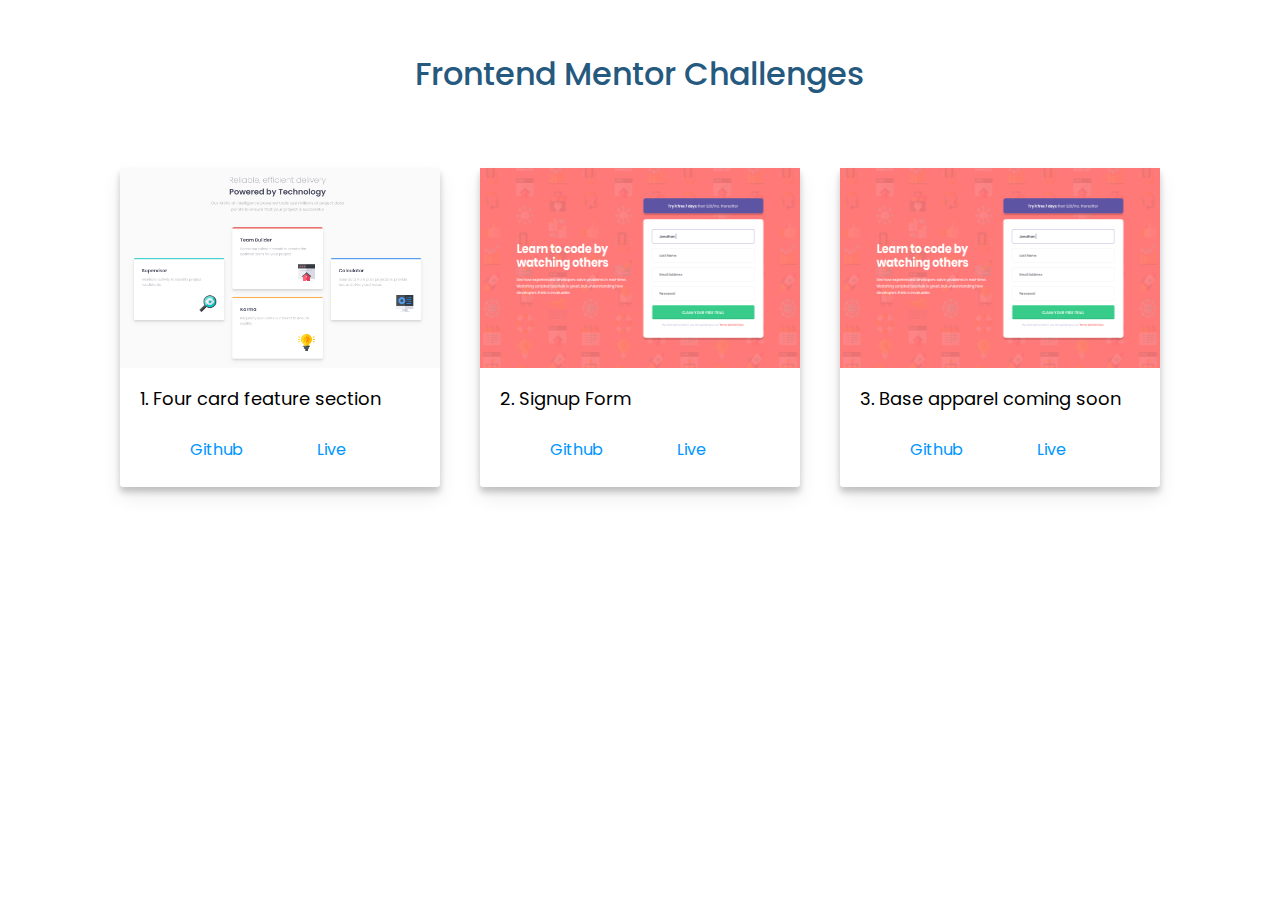
<file: index.html>
<!DOCTYPE html>
<html lang="en">
<head>
     <meta charset="UTF-8">
     <meta http-equiv="X-UA-Compatible" content="IE=edge">
     <meta name="viewport" content="width=device-width, initial-scale=1.0">
     <link rel="stylesheet" href="./stye.css">
     <title>Frontend Mentor Challenges</title>
</head>
<body>
     <header>
          <h1> Frontend Mentor Challenges </h1>
     </header>
     <div class="container">
          <div class="box">
               <img src="./four-card-feature-section/design/Screenshot.png" alt="four-card-feature-section">
               <h2>1. Four card feature section</h2>
               <div class="source-links">
                    <a href="https://github.com/meet-bariya/frontend-mentor-challenges/tree/main/four-card-feature-section">Github</a>
                    <a href="./four-card-feature-section/">Live</a>
               </div>
          </div>
          <div class="box">
               <img src="./signup-form/design/desktop-design.jpg" alt="signup-form">
               <h2>2. Signup Form</h2>
               <div class="source-links">
                    <a href="https://github.com/meet-bariya/frontend-mentor-challenges/tree/main/signup-form">Github</a>
                    <a href="./signup-form/">Live</a>
               </div>
          </div>
          <div class="box">
               <img src="./signup-form/design/desktop-design.jpg" alt="signup-form">
               <h2>3. Base apparel coming soon</h2>
               <div class="source-links">
                    <a href="https://github.com/meet-bariya/frontend-mentor-challenges/tree/main/base-apparel-coming-soon">Github</a>
                    <a href="./base-apparel-coming-soon/">Live</a>
               </div>
          </div>
     </div>
</body>
</html>
</file>
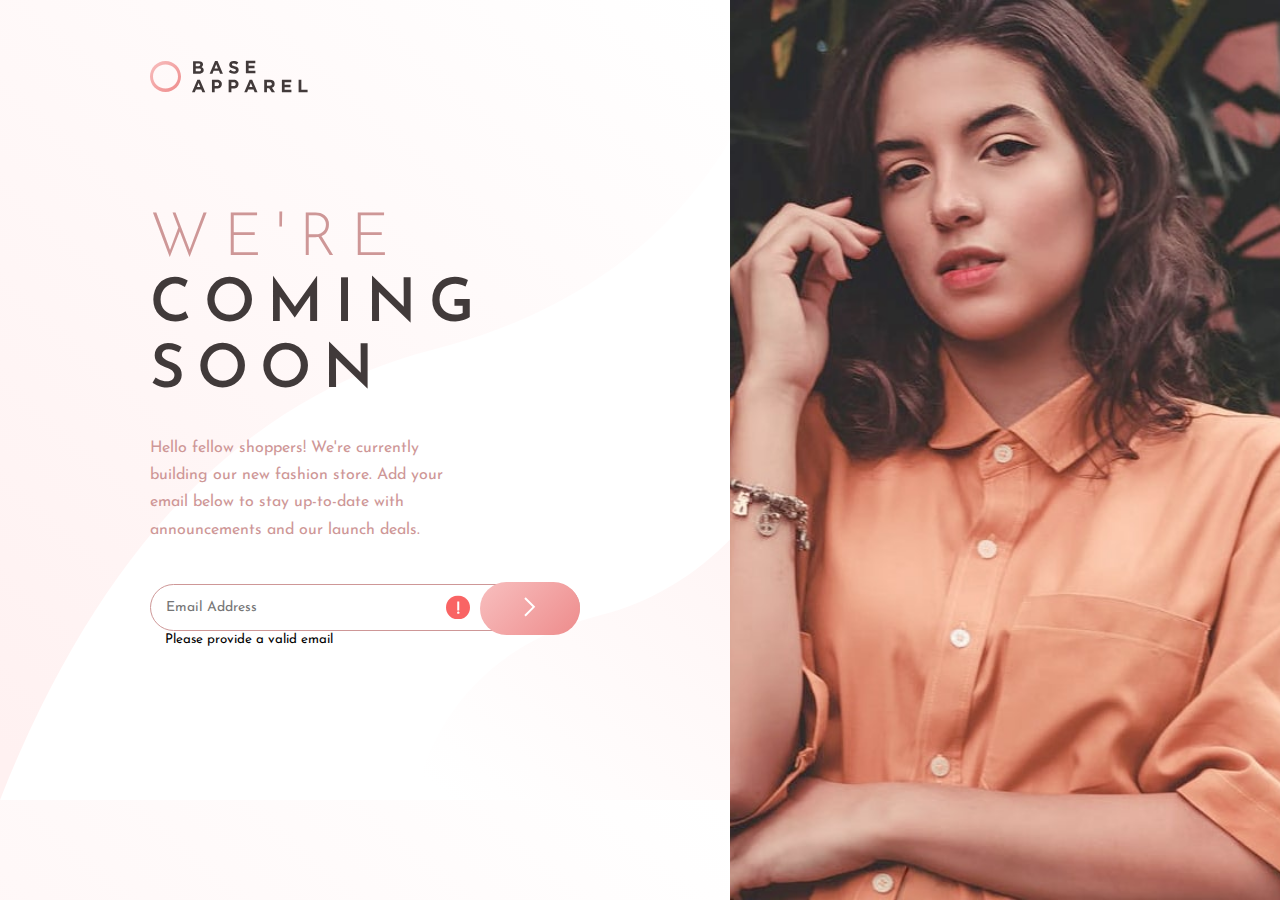
<file: base-apparel-coming-soon/index.html>
<!DOCTYPE html>
<html lang="en">
<head>
  <meta charset="UTF-8">
  <meta name="viewport" content="width=device-width, initial-scale=1.0"> <!-- displays site properly based on user's device -->

  <link rel="icon" type="image/png" sizes="32x32" href="./images/favicon-32x32.png">
  <link rel="stylesheet" href="style.css">
  <title>Frontend Mentor | Base Apparel coming soon page</title>

</head>
<body>
  <div class="container">
    <div class="left">
		<img class="logo" src="./images/logo.svg" alt="logo">
		<div class="content">
			<h1><span>We're<br /></span>coming <br />soon</h1>
			<p>Hello fellow shoppers! We're currently building our new fashion store. Add your email below to stay up-to-date with announcements and our launch deals.					</p>
			<form>
				<input type="email" placeholder="Email Address">
				<img class="error-icon" src="./images/icon-error.svg" alt="error">
				<button><img src="./images/icon-arrow.svg" alt="arrow" ></button>  
				<small>Please provide a valid email</small>				
			</form>
		</div>
    </div>
    <div class="right bg-image"></div>
  </div>
</body>
</html>
</file>
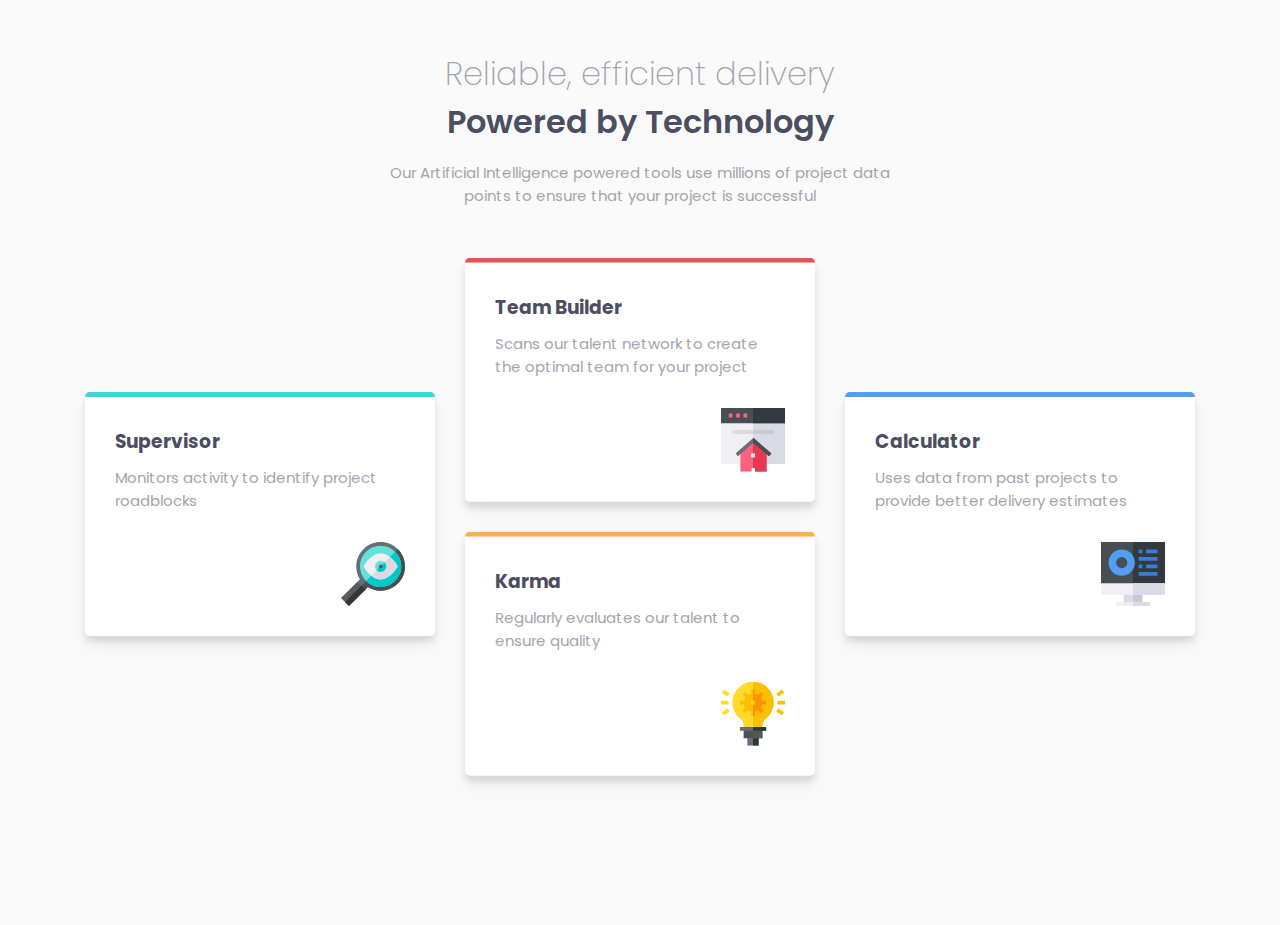
<file: four-card-feature-section/index.html>
<!DOCTYPE html>
<html lang="en">
<head>
  <meta charset="UTF-8">
  <meta name="viewport" content="width=device-width, initial-scale=1.0"> <!-- displays site properly based on user's device -->
  <link rel="icon" type="image/png" sizes="32x32" href="./images/favicon-32x32.png">
  <title>Frontend Mentor | Four card feature section</title>
  <link rel="stylesheet" href="./style.css">
</head>
<body>
    <header>
      <h1>
        Reliable, efficient delivery <span>Powered by Technology</span>
      </h1>
      <p> Our Artificial Intelligence powered tools use millions of project data points to ensure that your project is successful </p>
    </header>
    <div class="container">
    <div class="box box-border-cyan">
      <h3>Supervisor</h3>
      <p> Monitors activity to identify project roadblocks</p>
      <img src="./images/icon-supervisor.svg" alt="Superwisor"/>
    </div>
    <div class="box box-border-red box-push">
      <h3>Team Builder</h3>
      <p>Scans our talent network to create the optimal team for your project</p>
      <img src="./images/icon-team-builder.svg" alt="Team Builder"/>
    </div>
    <div class="box box-border-blue">
      <h3>Calculator</h3>
      <p>Uses data from past projects to provide better delivery estimates</p>
      <img src="./images/icon-calculator.svg" alt="Calculator"/>
    </div>
    <div class="box box-border-orange box-push">
      <h3>Karma</h3>
      <p>Regularly evaluates our talent to ensure quality</p>
      <img src="./images/icon-karma.svg" alt="Karma"/>
    </div>
</div>
</body>
</html>
</file>
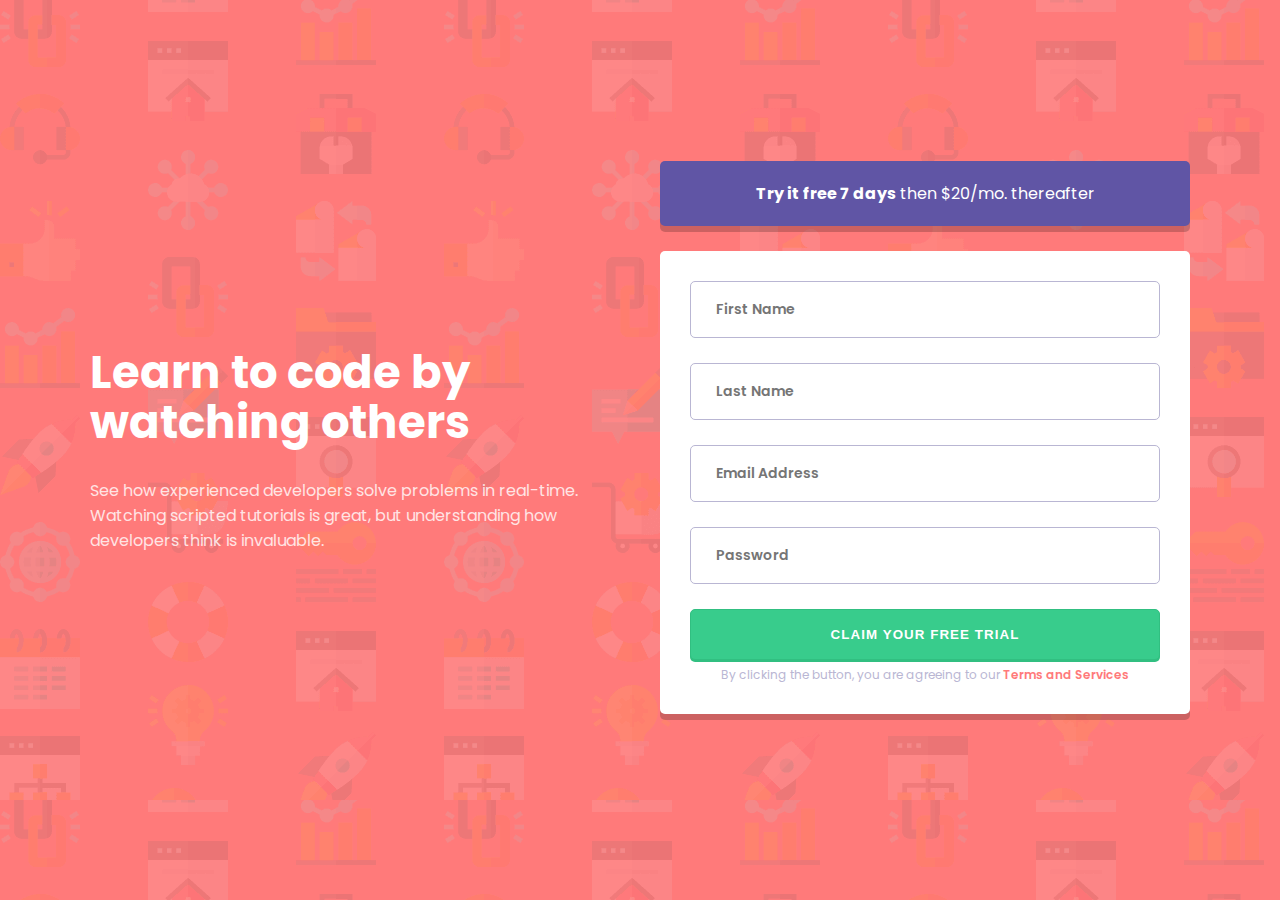
<file: signup-form/index.html>
<!DOCTYPE html>
<html lang="en">
<head>
  <meta charset="UTF-8">
  <meta name="viewport" content="width=device-width, initial-scale=1.0"> <!-- displays site properly based on user's device -->

  <link rel="icon" type="image/png" sizes="32x32" href="./images/favicon-32x32.png">
  
  <title>Frontend Mentor | Intro component with sign up form</title>
  <link rel="stylesheet" href="./style.css" >
</head>
<body>
<div class="container">
    <div>
		<h1> Learn to code by watching others </h1>
		<p>
  			See how experienced developers solve problems in real-time. Watching scripted tutorials is great, 
  			but understanding how developers think is invaluable.
		</p> 
    </div>
    <div>
		<div class="box box-blue">
			<strong>Try it free 7 days</strong> then $20/mo. thereafter
		</div>
		<form class="box" id="form">
			<div class="form-control">
				<input type="text" placeholder="First Name" id="fname">
				<small></small>
				<img src="./images/icon-error.svg" alt="error-icon" >
			</div>
			<div class="form-control">
				<input type="text" placeholder="Last Name" id="lname">
				<small></small>
				<img src="./images/icon-error.svg" alt="error-icon" >
			</div>
			<div class="form-control">
				<input type="email" placeholder="Email Address" id="email">
				<small></small>
				<img src="./images/icon-error.svg" alt="error-icon" >
			</div>
			<div class="form-control">
				<input type="password" placeholder="Password" id="password">
				<small></small>
				<img src="./images/icon-error.svg" alt="error-icon" >
			</div>
			<button>Claim your free trial</button>
			<small>By clicking the button, you are agreeing to our <a href="#">Terms and Services</a></small>
		</form>	
		</div>
    </div>
</div>
<script src="script.js" />
</body>
</html>
</file>
<file: stye.css>
@import url('https://fonts.googleapis.com/css2?family=Poppins:wght@200;400;500;600&display=swap');

*{
     padding: 0;
     margin: 0;
     box-sizing: border-box;
}

body{
     font-size: 16px;
     background-color: #fff;
     font-family: 'Poppins', sans-serif;
     
}

header{
     margin: 50px;
     text-align: center;
     color:rgb(37, 89, 126);
}

header h1{
     font-weight: 500;
}

.container{
     display: flex;
     flex-wrap: wrap;
     justify-content: center;
}

.box{
     width: 320px;
     margin: 20px;
     box-shadow: 0 10px 20px rgba(0, 0, 5, 0.08), 0 5px 6px rgba(0, 0, 0, 0.2) ;
     border-radius: 3px;
     background-color: #fff;
}

.box img{
     width: 100%;
     border-radius: 0px 0px 0 0;
     height: 200px;
}

.box h2{
     font-size: 18px;
     font-weight: 400;
     margin: 10px 20px;
}

a{
     margin-left: 70px;
     text-decoration: none;
     color: rgba(0, 150, 255);
}

.source-links{
     display: inline-block;
     margin: 15px 0 25px 0;
}
</file>
<file: base-apparel-coming-soon/style.css>
@import url('https://fonts.googleapis.com/css2?family=Josefin+Sans:wght@300;400;600&display=swap');
:root{
    --Desaturated-Red: hsl(0, 36%, 70%);
    --Soft-Red: hsl(0, 93%, 68%);
    --Dark-Grayish-Red: hsl(0, 6%, 24%);
}

*{
    margin: 0;
    padding: 0;
    box-sizing: border-box;
}

body{
    font-family: 'Josefin Sans', sans-serif;
    background-image: url('./images/bg-pattern-desktop.svg');
}

.container{
    display: flex;
    min-height: 100vh;
}

.left{
    width: 57%;
    padding: 0 40px;
    align-items: center;
    justify-content: center;
}

.content{
    margin: 110px;
    max-width: 700px;
}

.right{
    width: 43%;
}

.bg-image{
    background-image: url('./images/hero-desktop.jpg');
    background-size: cover;
    background-position: center center;
}

.logo{
    margin:60px 110px 0 ; 
}

h1{
    text-transform: uppercase;
    color: var(--Dark-Grayish-Red);
    font-weight: 600;
    font-size: 60px;
    line-height: 1.1;
    letter-spacing:12px;
}

h1 span{
    color: var(--Desaturated-Red);
    font-weight: 300;
    letter-spacing:14px;
}

p{
    color: var(--Desaturated-Red);
    padding: 30px 80px 0 0px;
    margin-right: 50px;
    margin-bottom: 40px;
    line-height: 1.7;
    font-size: 16px;
}

input{
    padding: 15px;
    font-size: 14px;
    border-radius: 50px;
    border: 0.5px solid var(--Desaturated-Red);
    font-family: 'Josefin Sans', sans-serif;
    color: var(--Dark-Grayish-Red);
    width: 100%;
}

input:focus{
    border: 1px solid rgb(165, 92, 92);
    outline: none;
}

input .error{
    border: 3px solid var(--Soft-Red);
    outline: none;
}

button{
    background-image: linear-gradient(135deg,hsl(0, 80%, 86%), hsl(0, 74%, 74%));
    padding: 15px;
    border: none;
    width: 100px;
    border-radius: 60px;
    position: absolute;
    top: -2px;
    right: 0;
}

form{
    position: relative;
}

.error-icon{
    position: absolute;
    top: 9px;
    right: 110px;
    bottom: 0;
    transform: translateY(10%);
}

small{
    margin:30px 15px 0;
}
</file>
<file: four-card-feature-section/style.css>
@import url('https://fonts.googleapis.com/css2?family=Poppins:wght@200;400;600&display=swap');

*{
    box-sizing: border-box;
    padding: 0;
    margin: 0;
}

body{
    background-color: hsl(0, 0%, 98%);
    font-family: 'Poppins', sans-serif;
    color: hsl(229, 6%, 66%);
}

p{
    font-size: 15px; 
}

h3{
    color: hsl(234, 12%, 34%);
}

header{
    margin: 50px auto 170px;
    max-width: 500px;
    text-align: center;
}

header p{
    margin-top: 15px;
}

h1{
    margin: 0;
    font-weight: 200;
}

h1 span{
    font-weight: 600;
    color: hsl(234, 12%, 34%);
}

.container{
    max-width: 1140px;
    justify-content: center;
    display: flex;
    flex-wrap: wrap;
    margin: 0 auto;
}

.box{
    background-color: #fff;
    box-shadow: 0 10px 20px rgba(0, 0, 0, 0.05), 0 6px 6px rgba(0, 0, 0, 0.1) ;
    border-radius: 5px;
    width:350px;
    margin: 15px;
    padding: 30px;
    justify-content: center;
}

.box img{
    display: block;
    margin-left: auto;
}

.box p{
    margin: 10px 0 30px;
}

.box-border-red{
    border-top: hsl(0, 78%, 62%) solid 5px;
}

.box-border-cyan{
    border-top: hsl(180, 62%, 55%) solid 5px;
}

.box-border-orange{
    border-top: hsl(34, 97%, 64%) solid 5px;
}

.box-border-blue{
    border-top: hsl(212, 86%, 64%) solid 5px;
}

.box-push{
    transform: translateY(-55%);
}


@media (max-width: 770px) {

    header{
        margin-bottom: 20px;
    }
    .box-push{
        transform: translateY(0);
    }
}
</file>
<file: signup-form/style.css>
@import url('https://fonts.googleapis.com/css2?family=Poppins:wght@400;500;600;700&display=swap');

*{
    padding: 0;
    margin: 0;
    box-sizing: border-box;
}
body{
    background-color: hsl(0, 100%, 74%);
    background-image: url('./images/bg-intro-desktop.png');
    font-family: 'Poppins', sans-serif;
    color: #fff;
}

h1{
    font-size: 45px;
    line-height: 50px;
}

p{
    opacity: 0.8;
}

.container{
    max-width: 1140px;
    display: flex;
    flex-wrap: wrap;
    align-items: center;
    justify-content: center;
    margin: 0 auto;
    min-height: 100vh;
}

.container > div{
    flex: 1 ;
    padding: 0 20px;
}

.container > div > p{
    margin-top: 30px;
}

.box{
    background-color: #fff;
    padding: 30px;
    text-align: center;
    border-radius: 5px;
    margin-bottom: 25px;
    box-shadow: 0 6px rgba(0, 0, 0, 0.2);
}

.box-blue{
	padding: 20px;
    background-color: hsl(248, 32%, 49%);
}

input{
    border-radius: 5px;
    display: block;
    width: 100%;
    padding: 17px 25px;
    font-family: 'Poppins', sans-serif;
    border: 1.3px solid hsl(246, 25%, 77%);
    font-weight: 600;
    font-size: 14px;
}

.form-control.error input{
    border-color: hsl(0, 100%, 74%);
    color: hsl(0, 100%, 74%);
}
input:focus{
    border: 1.3px solid hsl(248, 32%, 49%);
    outline: none;
}

button{
    background-color: hsl(154, 59%, 51%);
    border: 1.3px solid hsl(154, 59%, 47%);
    box-shadow: 0 2px hsl(154, 59%, 47%);
    border-radius: 5px;
    display: block;
    width: 100%;
    padding: 17px 25px;
    text-transform: uppercase;
    color: #fff;
    font-weight: 600;
    letter-spacing: 0.08em;  
    margin-bottom: 6px;
    cursor: pointer;
}

button:focus {
	outline: none;
}

button:active{
    box-shadow: none;
    font-weight: 600;
    transform: translateY(2px);
}

.form-control{
    margin-bottom: 25px;
    position: relative;
}

.form-control img{
    position: absolute;
    top: 15px;
    right: 15px;
}

.form-control small{
    position: absolute;
    padding: 0;
    margin: 0;
    right: 0;
    color: hsl(0, 100%, 74%);
    font-size: 11px;
    font-weight: 600;
    margin-top: 15px;
    bottom: -24px;
    opacity: 0;
}

.form-control.error small {
	opacity: 0.7;
    font-style: italic;
}

.form-control img {
	opacity: 0;
}

.form-control.error img {
	opacity: 1;
}

small{
    color: hsl(246, 25%, 77%);
    display: block;
    font-size: 12px;
}

small a{
    text-decoration: none;
    font-weight: 600;
    color: hsl(0, 100%, 74%);
}

@media screen and (max-width: 768px){
    h1{
        text-align: center;
    }
    p{
        text-align: center;
    }
    .container{
        flex-direction: column;
    }
}
</file>
